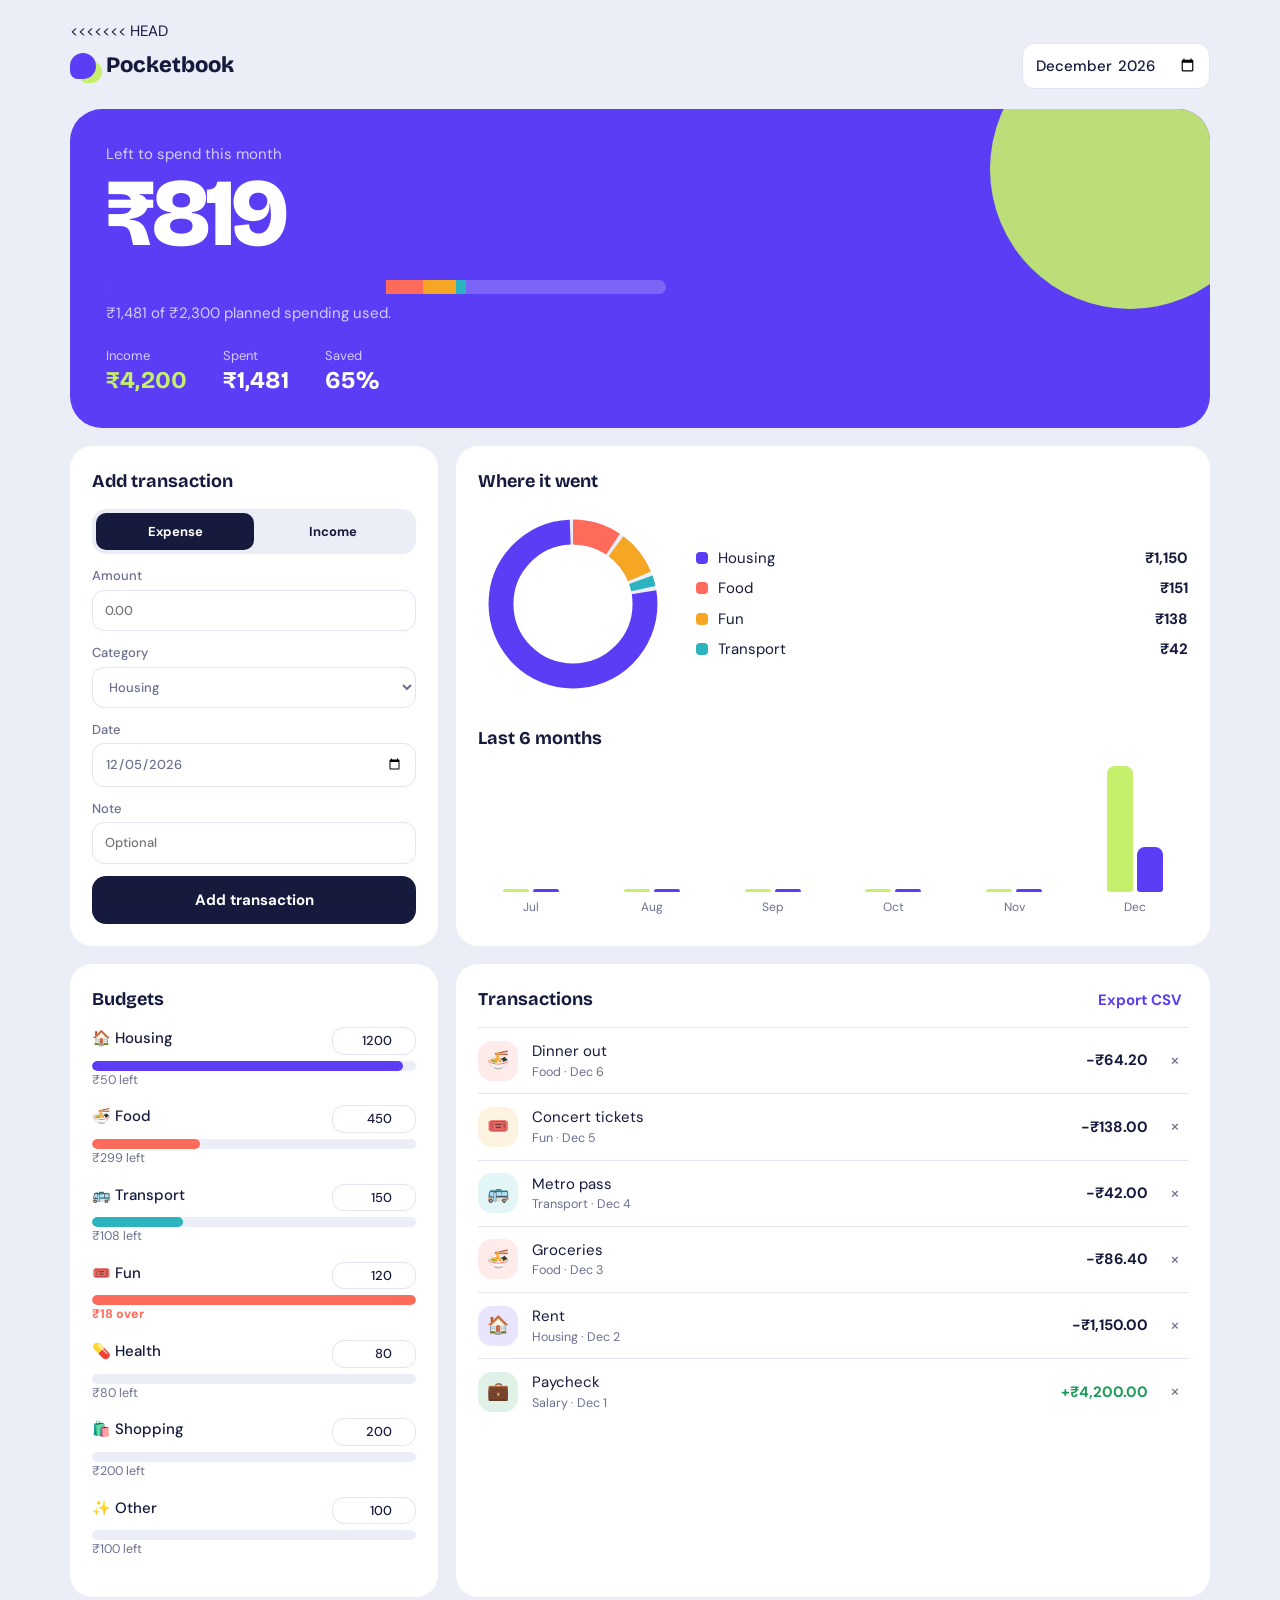
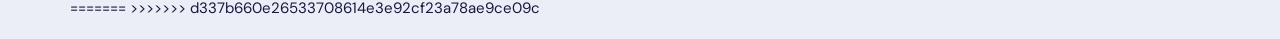
<file: Expense Tracker/index.html>
<<<<<<< HEAD
<!DOCTYPE html>
<html lang="en">
<head>
<meta charset="UTF-8">
<meta name="viewport" content="width=device-width, initial-scale=1">
<title>Pocketbook – Personal Finance</title>
<link rel="preconnect" href="https://fonts.googleapis.com">
<link href="https://fonts.googleapis.com/css2?family=Bricolage+Grotesque:wght@500;700;800&family=DM+Sans:wght@400;500;700&display=swap" rel="stylesheet">
<link rel="stylesheet" href="styles.css">
</head>
<body>
<header class="top">
  <div class="brand"><span class="logo"></span>Pocketbook</div>
  <input type="month" id="month" aria-label="Select month">
</header>

<main class="grid">
  <section class="hero" aria-live="polite">
    <p class="muted">Left to spend this month</p>
    <h1 id="left">₹0</h1>
    <div class="meter" id="meter"></div>
    <p class="muted" id="heroNote"></p>
    <div class="stats">
      <div><span>Income</span><b id="sIn" class="pos">₹0</b></div>
      <div><span>Spent</span><b id="sOut">₹0</b></div>
      <div><span>Saved</span><b id="sRate">0%</b></div>
    </div>
  </section>

  <section class="card add">
    <h2>Add transaction</h2>
    <form id="form" autocomplete="off">
      <div class="seg" role="radiogroup" aria-label="Type">
        <label><input type="radio" name="type" value="expense" checked><span>Expense</span></label>
        <label><input type="radio" name="type" value="income"><span>Income</span></label>
      </div>
      <label>Amount<input name="amount" type="number" min="0.01" step="0.01" placeholder="0.00" required></label>
      <label>Category<select name="category" id="cat"></select></label>
      <label>Date<input name="date" type="date" required></label>
      <label>Note<input name="note" maxlength="40" placeholder="Optional"></label>
      <button class="btn" type="submit">Add transaction</button>
    </form>
  </section>

  <section class="card charts">
    <h2>Where it went</h2>
    <div class="donutwrap">
      <svg viewBox="0 0 42 42" class="donut" id="donut" role="img" aria-label="Spending by category"></svg>
      <ul class="legend" id="legend"></ul>
    </div>
    <h2>Last 6 months</h2>
    <div class="bars" id="bars"></div>
  </section>

  <section class="card budgets">
    <h2>Budgets</h2>
    <div id="budgetList"></div>
  </section>

  <section class="card txs">
    <div class="row"><h2>Transactions</h2><button class="link" id="csv">Export CSV</button></div>
    <ul id="txList"></ul>
  </section>
</main>
<script src="app.js"></script>
</body>
</html>
=======

>>>>>>> d337b660e26533708614e3e92cf23a78ae9ce09c
</file>
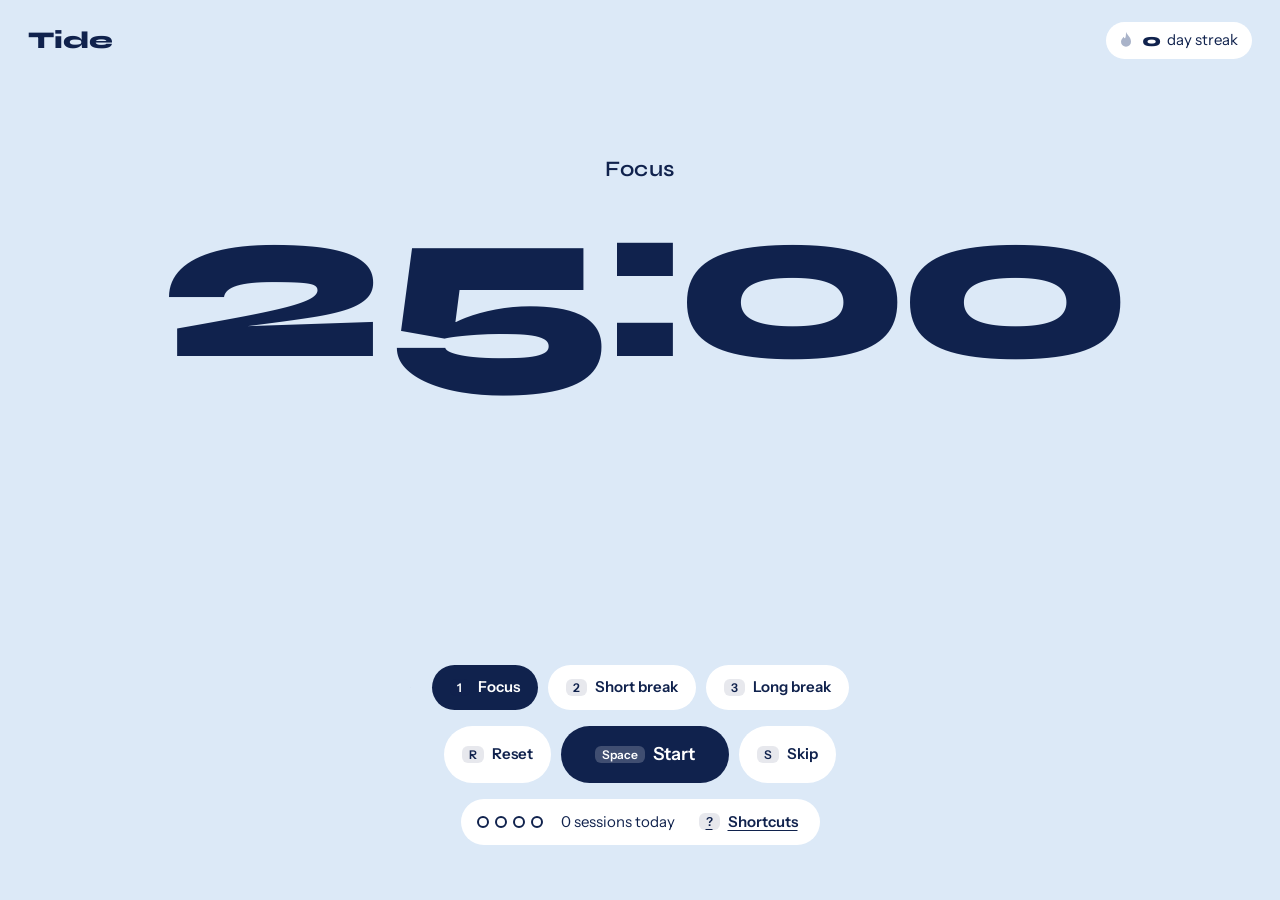
<file: Study Timer/index.html>
<!DOCTYPE html>
<html lang="en">
<head>
<meta charset="UTF-8">
<meta name="viewport" content="width=device-width, initial-scale=1">
<title>Tide – Focus Timer</title>
<link rel="preconnect" href="https://fonts.googleapis.com">
<link href="https://fonts.googleapis.com/css2?family=Syne:wght@600;800&family=Instrument+Sans:wght@400;500;600&display=swap" rel="stylesheet">
<link rel="stylesheet" href="styles.css">
</head>
<body data-mode="focus">

<div class="readout" aria-hidden="true"><span class="label">Focus</span><span class="time">25:00</span></div>
<div class="tide" aria-hidden="true">
  <div class="readout light"><span class="label">Focus</span><span class="time">25:00</span></div>
</div>

<header class="bar">
  <div class="brand">Tide</div>
  <div class="streak" title="Consecutive days with at least one focus session">
    <svg viewBox="0 0 24 24" width="20" height="20" aria-hidden="true"><path d="M12 2c1 4 6 6 6 12a6 6 0 0 1-12 0c0-3 2-4 3-6 1 2 2 2 2 2 1-3 1-5 1-8z" fill="currentColor"/></svg>
    <b id="streak">0</b><span id="streakWord">day streak</span>
  </div>
</header>

<main class="dock">
  <p class="sr" id="live" role="status" aria-live="polite"></p>
  <nav class="modes" aria-label="Timer mode">
    <button data-mode="focus" aria-pressed="true"><kbd>1</kbd> Focus</button>
    <button data-mode="short" aria-pressed="false"><kbd>2</kbd> Short break</button>
    <button data-mode="long" aria-pressed="false"><kbd>3</kbd> Long break</button>
  </nav>
  <div class="controls">
    <button id="reset" class="ghost" aria-label="Reset"><kbd>R</kbd> Reset</button>
    <button id="toggle" class="primary"><kbd>Space</kbd> <span>Start</span></button>
    <button id="skip" class="ghost" aria-label="Skip"><kbd>S</kbd> Skip</button>
  </div>
  <div class="meta">
    <div class="pips" id="pips" aria-label="Cycle progress"></div>
    <span id="today">0 sessions today</span>
    <button id="helpBtn" class="link"><kbd>?</kbd> Shortcuts</button>
  </div>
</main>

<dialog id="help">
  <h2>Keyboard shortcuts</h2>
  <dl>
    <dt><kbd>Space</kbd></dt><dd>Start or pause</dd>
    <dt><kbd>R</kbd></dt><dd>Reset current timer</dd>
    <dt><kbd>S</kbd></dt><dd>Skip to the next phase</dd>
    <dt><kbd>1</kbd> <kbd>2</kbd> <kbd>3</kbd></dt><dd>Focus, short break, long break</dd>
    <dt><kbd>↑</kbd> <kbd>↓</kbd></dt><dd>Add or remove a minute (when paused)</dd>
    <dt><kbd>A</kbd></dt><dd>Auto-start next phase: <b id="autoState">off</b></dd>
    <dt><kbd>M</kbd></dt><dd>Sound: <b id="soundState">on</b></dd>
    <dt><kbd>?</kbd></dt><dd>Show or hide this panel</dd>
  </dl>
  <button class="primary" id="closeHelp"><kbd>Esc</kbd> Close</button>
</dialog>
<script src="app.js"></script>
</body>
</html>
</file>
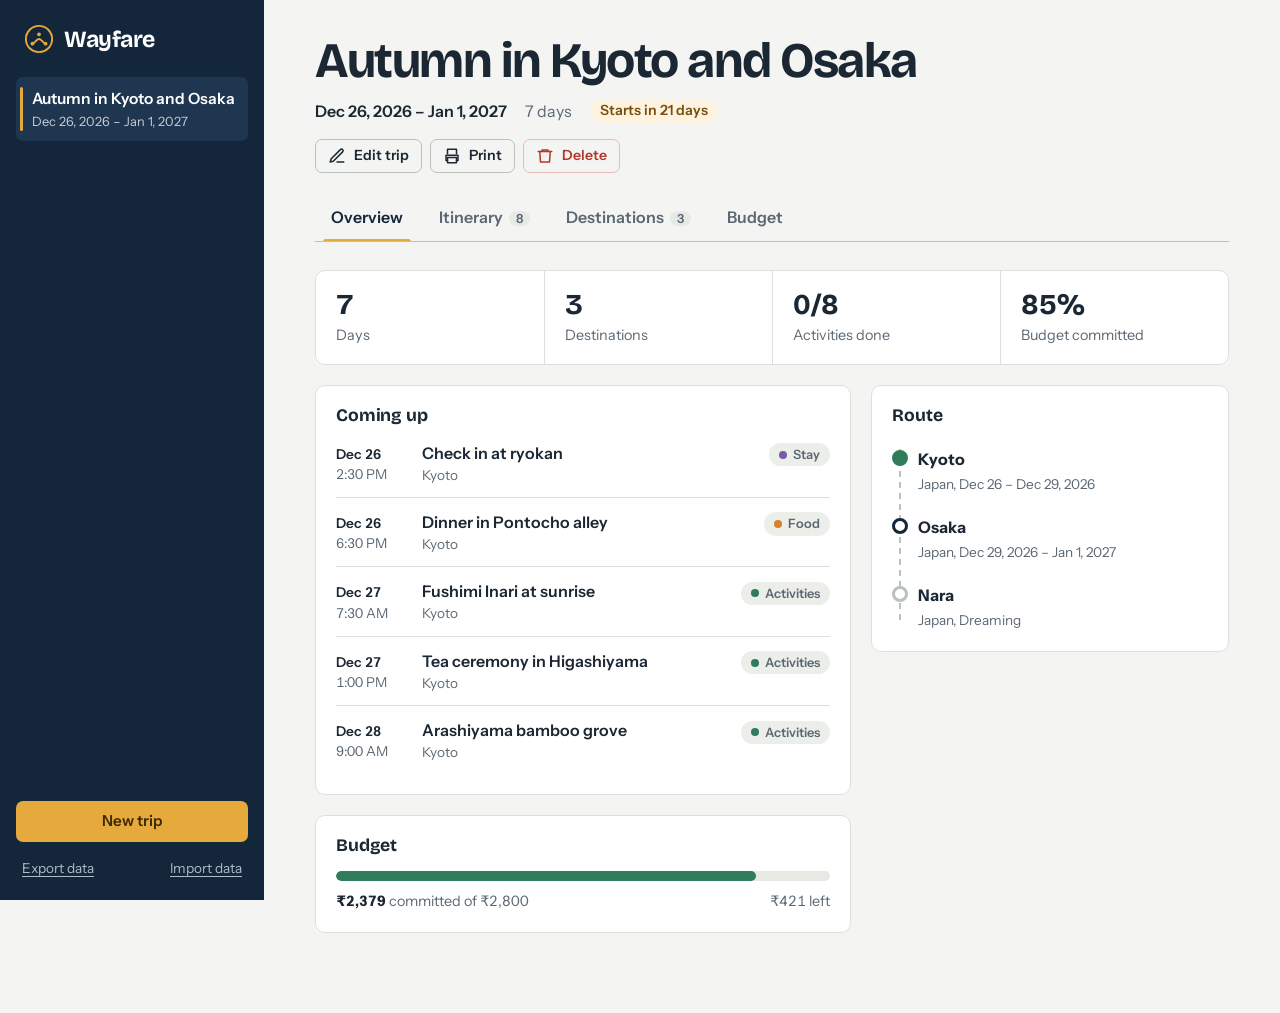
<file: Travel-Planner/index.html>
<!DOCTYPE html>
<html lang="en">
<head>
  <meta charset="UTF-8">
  <meta name="viewport" content="width=device-width, initial-scale=1">
  <title>Wayfare – Trip planner</title>
  <meta name="description" content="Plan trips in one place: destinations, a day-by-day itinerary, and a budget that stays honest.">
  <link rel="preconnect" href="https://fonts.googleapis.com">
  <link rel="preconnect" href="https://fonts.gstatic.com" crossorigin>
  <link href="https://fonts.googleapis.com/css2?family=Bricolage+Grotesque:opsz,wght@12..96,500;12..96,700&family=Instrument+Sans:wght@400;500;600&display=swap" rel="stylesheet">
  <link rel="stylesheet" href="styles.css">
</head>
<body>
  <a class="skip-link" href="#main">Skip to content</a>

  <div class="app">
    <aside class="sidebar" aria-label="Your trips">
      <div class="brand">
        <svg class="brand-mark" viewBox="0 0 32 32" aria-hidden="true">
          <circle cx="16" cy="16" r="14" fill="none" stroke="currentColor" stroke-width="2"/>
          <path d="M9 21c3-1 4-5 7-5s4 4 7 5" fill="none" stroke="currentColor" stroke-width="2" stroke-linecap="round"/>
          <circle cx="9" cy="21" r="2" fill="currentColor"/>
          <circle cx="23" cy="21" r="2" fill="currentColor"/>
          <circle cx="16" cy="11" r="2" fill="currentColor"/>
        </svg>
        <span class="brand-name">Wayfare</span>
      </div>

      <nav id="tripList" class="trip-list" aria-label="Trips"></nav>

      <div class="side-actions">
        <button type="button" class="btn btn-accent btn-block" data-action="new-trip">New trip</button>
        <div class="side-tools">
          <button type="button" class="link-btn" data-action="export">Export data</button>
          <button type="button" class="link-btn" data-action="import">Import data</button>
        </div>
      </div>
    </aside>

    <main id="main" class="main" tabindex="-1">
      <div id="view"></div>
    </main>
  </div>

  <dialog id="dialog" aria-labelledby="dialogTitle"></dialog>
  <div id="toasts" class="toasts" aria-live="polite" aria-atomic="false"></div>
  <input type="file" id="importFile" accept="application/json,.json" hidden>

  <script src="App.js"></script>
</body>
</html>
</file>
<file: Expense Tracker/styles.css>
:root{--bg:#eceef7;--ink:#161a3d;--muted:#6b7090;--card:#fff;--violet:#5b3df5;--coral:#ff6b5a;--lime:#c6f06b;--line:#e1e4f2;--r:22px}
*{box-sizing:border-box;margin:0}
body{font:400 15px/1.5 "DM Sans",system-ui,sans-serif;color:var(--ink);background:var(--bg);padding:20px;max-width:1180px;margin:auto}
h1,h2,.brand{font-family:"Bricolage Grotesque",system-ui,sans-serif}
h2{font-size:18px;font-weight:700;margin-bottom:14px}
.muted{color:var(--muted)}
.top{display:flex;justify-content:space-between;align-items:center;margin-bottom:20px}
.brand{font-weight:800;font-size:22px;display:flex;align-items:center;gap:10px}
.logo{width:26px;height:26px;border-radius:50% 50% 50% 8px;background:var(--violet);box-shadow:8px 6px 0 -2px var(--lime)}
input,select,button{font:inherit;color:inherit}
input,select{width:100%;padding:10px 12px;border:1.5px solid var(--line);border-radius:12px;background:#fff;margin-top:4px}
input:focus-visible,select:focus-visible,button:focus-visible,.seg input:focus-visible+span{outline:3px solid var(--violet);outline-offset:2px}
#month{width:auto;margin:0;font-weight:500}
.grid{display:grid;grid-template-columns:1fr 1fr 1fr;gap:18px}
.card{background:var(--card);border-radius:var(--r);padding:22px}
.hero{grid-column:1/-1;background:var(--violet);color:#fff;border-radius:32px;padding:34px 36px;position:relative;overflow:hidden}
.hero::after{content:"";position:absolute;right:-60px;top:-80px;width:280px;height:280px;border-radius:50%;background:var(--lime);opacity:.9}
.hero>*{position:relative;z-index:1}
.hero .muted{color:#d6ccff}
.hero h1{font-size:clamp(48px,9vw,96px);font-weight:800;letter-spacing:-.04em;line-height:1}
.hero h1.neg{color:#ffd0ca}
.meter{display:flex;height:14px;max-width:560px;border-radius:99px;overflow:hidden;background:rgba(255,255,255,.2);margin:18px 0 8px}
.meter i{display:block;height:100%;transition:width .6s cubic-bezier(.2,.8,.2,1)}
.stats{display:flex;gap:36px;margin-top:22px;flex-wrap:wrap}
.stats span{display:block;color:#d6ccff;font-size:13px}
.stats b{font:700 24px "Bricolage Grotesque",sans-serif}
.add form{display:grid;gap:12px}
.add label{font-size:13px;color:var(--muted);font-weight:500}
.seg{display:grid;grid-template-columns:1fr 1fr;background:var(--bg);border-radius:14px;padding:4px}
.seg label{margin:0}
.seg input{position:absolute;opacity:0}
.seg span{display:block;text-align:center;padding:9px;border-radius:10px;cursor:pointer;color:var(--ink);font-weight:700}
.seg input:checked+span{background:var(--ink);color:#fff}
.btn{background:var(--ink);color:#fff;border:0;border-radius:14px;padding:13px;font-weight:700;cursor:pointer;transition:transform .15s,background .15s}
.btn:hover{background:var(--violet)}.btn:active{transform:scale(.97)}
.charts{grid-column:span 2}
.donutwrap{display:flex;gap:28px;align-items:center;flex-wrap:wrap;margin-bottom:26px}
.donut{width:190px;height:190px;transform:rotate(-90deg)}
.donut circle{fill:none;stroke-width:5.5;transition:stroke-dasharray .6s}
.legend{list-style:none;padding:0;flex:1;min-width:200px;display:grid;gap:8px}
.legend li{display:flex;align-items:center;gap:10px}
.legend i{width:12px;height:12px;border-radius:4px}
.legend b{margin-left:auto}
.bars{display:flex;align-items:flex-end;gap:14px;height:150px}
.bar{flex:1;display:flex;flex-direction:column;align-items:center;gap:6px;height:100%;justify-content:flex-end;font-size:12px;color:var(--muted)}
.pair{display:flex;gap:4px;align-items:flex-end;height:100%;width:100%;justify-content:center}
.pair i{width:38%;max-width:26px;border-radius:8px 8px 3px 3px;min-height:3px;transition:height .6s}
.budgets{grid-column:span 1}
.b{margin-bottom:16px}
.b .h{display:flex;justify-content:space-between;font-weight:500;margin-bottom:6px}
.b .h input{width:84px;margin:0;padding:3px 8px;text-align:right;font-size:13px}
.track{height:10px;border-radius:9px;background:var(--bg);overflow:hidden}
.track i{display:block;height:100%;border-radius:9px;transition:width .6s}
.b small{color:var(--muted)}.b small.over{color:var(--coral);font-weight:700}
.txs{grid-column:span 2}
.row{display:flex;justify-content:space-between;align-items:baseline}
.link{background:none;border:0;color:var(--violet);font-weight:700;cursor:pointer}
#txList{list-style:none;padding:0}
#txList li{display:flex;align-items:center;gap:14px;padding:12px 0;border-top:1px solid var(--line)}
.dot{width:40px;height:40px;border-radius:14px;display:grid;place-items:center;font-size:18px;flex:none}
.tx-main{flex:1;min-width:0}.tx-main div{overflow:hidden;text-overflow:ellipsis;white-space:nowrap}
.tx-main small{color:var(--muted)}
.amt{font-weight:700}.pos{color:#1a9b57}.hero .pos{color:var(--lime)}
.del{background:none;border:0;color:var(--muted);cursor:pointer;font-size:18px;padding:4px 8px;border-radius:8px}
.del:hover{color:var(--coral)}
.empty{color:var(--muted);padding:18px 0;border:0!important}
@media(max-width:900px){.grid{grid-template-columns:1fr}.charts,.txs,.budgets{grid-column:auto}.hero{padding:26px}}
@media(prefers-reduced-motion:reduce){*{transition:none!important}}
</file>
<file: Study Timer/styles.css>
:root{--sky:#dce9f7;--deep:#15306b;--ink:#10224d;--accent:#15306b;--paper:#fff;--ease:cubic-bezier(.2,.8,.2,1)}
body[data-mode="short"]{--sky:#fde4d4;--deep:#e5703f;--ink:#5a2411;--accent:#e5703f}
body[data-mode="long"]{--sky:#e3f3e4;--deep:#2f8a5b;--ink:#10382a;--accent:#2f8a5b}
*{box-sizing:border-box;margin:0}
html,body{height:100%}
body{font:400 15px/1.5 "Instrument Sans",system-ui,sans-serif;color:var(--ink);background:var(--sky);overflow:hidden;transition:background .8s}
.sr{position:absolute;width:1px;height:1px;overflow:hidden;clip:rect(0 0 0 0)}
.readout{position:fixed;inset:0;display:grid;place-content:center;text-align:center;pointer-events:none;padding-bottom:40vh}
.readout .label{font:600 clamp(16px,2.4vw,22px) "Syne",sans-serif;letter-spacing:.02em;margin-bottom:.2em}
.readout .time{font:800 clamp(80px,18vw,220px)/.9 "Syne",sans-serif;letter-spacing:-.04em;font-variant-numeric:tabular-nums;}
.readout.light{color:var(--sky)}
.tide{position:fixed;inset:0;background:var(--deep);clip-path:inset(calc(100% - var(--p,0%)) 0 0 0);transition:clip-path .3s linear,background .8s;pointer-events:none}
.tide::before{content:"";position:absolute;left:-5%;right:-5%;top:-14px;height:28px;background:var(--deep);border-radius:50%;animation:swell 6s ease-in-out infinite alternate}
@keyframes swell{to{transform:translateX(3%) scaleY(1.3)}}
.bar{position:fixed;top:0;left:0;right:0;display:flex;justify-content:space-between;align-items:center;padding:22px 28px;z-index:2}
.brand{font:800 24px "Syne",sans-serif}
.streak{display:flex;align-items:center;gap:6px;background:var(--paper);padding:7px 14px 7px 10px;border-radius:99px;color:var(--ink)}
.streak svg{color:#f26a21}.streak b{font:800 18px "Syne",sans-serif}
.streak.cold svg{color:#a9b3c9}
.dock{position:fixed;left:0;right:0;bottom:0;display:grid;gap:16px;justify-items:center;padding:0 16px 55px;z-index:2}
.modes,.controls{display:flex;gap:10px;flex-wrap:wrap;justify-content:center}
button{font:inherit;cursor:pointer;border:0;color:var(--ink);background:var(--paper);padding:11px 18px;border-radius:99px;font-weight:600;display:inline-flex;align-items:center;gap:8px;transition:transform .15s var(--ease),box-shadow .15s}
button:hover{transform:translateY(-2px)}button:active{transform:scale(.96)}
button:focus-visible{outline:3px solid var(--ink);outline-offset:3px}
.modes button[aria-pressed="true"]{background:var(--ink);color:#fff}
.primary{background:var(--ink);color:#fff;padding:15px 34px;font-size:18px}
.primary kbd{background:rgba(255,255,255,.2);color:#fff}
.link{background:none;padding:4px 6px;text-decoration:underline;text-underline-offset:3px}
kbd{font:600 12px "Instrument Sans",sans-serif;padding:1px 7px;border-radius:6px;background:rgba(16,34,77,.1);min-width:20px;text-align:center}
.meta{display:flex;align-items:center;gap:18px;flex-wrap:wrap;justify-content:center;background:var(--paper);padding:8px 16px;border-radius:99px}
.pips{display:flex;gap:6px}.pips i{width:12px;height:12px;border-radius:50%;border:2px solid var(--ink);transition:background .3s}
.pips i.on{background:var(--ink)}
dialog{margin:auto;border:0;border-radius:24px;padding:28px;width:min(440px,92vw);background:var(--paper);color:var(--ink)}
dialog::backdrop{background:rgba(16,34,77,.5)}
dialog h2{font:800 24px "Syne",sans-serif;margin-bottom:14px}
dl{display:grid;grid-template-columns:auto 1fr;gap:10px 16px;margin-bottom:20px;align-items:center}
@media(max-width:560px){.bar{padding:16px}.primary{padding:13px 26px}}
@media(prefers-reduced-motion:reduce){*,.tide::before{transition:none!important;animation:none!important}}
</file>
<file: Travel-Planner/styles.css>
/* ==========================================================================
   Wayfare – styles
   Tokens → base → layout → components → views → dialogs → responsive/print
   ========================================================================== */

:root {
  /* Palette */
  --ink: #14263a;
  --ink-2: #1f3650;
  --ink-3: #2c4a6b;
  --paper: #f4f5f2;
  --surface: #ffffff;
  --line: #dde1dc;
  --line-strong: #b9c2bb;
  --text: #1b2733;
  --muted: #5b6874;
  --accent: #e5a93c;
  --accent-strong: #cf932a;
  --accent-ink: #3d2a00;
  --green: #2f7d5b;
  --danger: #b5372b;
  --danger-bg: #fbeceb;
  --warn-bg: #fdf3e0;

  /* Categories */
  --c-transport: #3b6fb6;
  --c-stay: #7a5ba6;
  --c-food: #d9822b;
  --c-activities: #2f7d5b;
  --c-shopping: #c2547a;
  --c-other: #75818c;

  /* Type */
  --font-head: "Bricolage Grotesque", "Segoe UI", system-ui, -apple-system, sans-serif;
  --font-body: "Instrument Sans", "Segoe UI", system-ui, -apple-system, sans-serif;

  --radius: 10px;
  --radius-sm: 7px;
  --sidebar-w: 264px;
}

*,
*::before,
*::after { box-sizing: border-box; }

html { -webkit-text-size-adjust: 100%; }

body {
  margin: 0;
  font-family: var(--font-body);
  font-size: 1rem;
  line-height: 1.5;
  color: var(--text);
  background: var(--paper);
  -webkit-font-smoothing: antialiased;
}

h1, h2, h3, h4 {
  font-family: var(--font-head);
  font-weight: 700;
  line-height: 1.15;
  margin: 0;
  letter-spacing: -0.01em;
}

p { margin: 0; }
button, input, select, textarea { font: inherit; color: inherit; }
button { cursor: pointer; }
ul, ol { margin: 0; padding: 0; list-style: none; }
.num { font-variant-numeric: tabular-nums; }

:focus-visible {
  outline: 2px solid var(--ink-3);
  outline-offset: 2px;
  border-radius: 4px;
}

.sr-only {
  position: absolute;
  width: 1px; height: 1px;
  margin: -1px; padding: 0;
  overflow: hidden;
  clip: rect(0 0 0 0);
  white-space: nowrap;
  border: 0;
}

.skip-link {
  position: absolute;
  left: 12px; top: -60px;
  z-index: 100;
  background: var(--ink);
  color: #fff;
  padding: 10px 14px;
  border-radius: var(--radius-sm);
  text-decoration: none;
  transition: top 0.15s;
}
.skip-link:focus { top: 12px; }

.icon { width: 18px; height: 18px; flex: none; }

/* ==========================================================================
   Layout
   ========================================================================== */

.app {
  display: grid;
  grid-template-columns: var(--sidebar-w) minmax(0, 1fr);
  min-height: 100vh;
}

.sidebar {
  position: sticky;
  top: 0;
  height: 100vh;
  display: flex;
  flex-direction: column;
  gap: 20px;
  padding: 22px 16px 18px;
  background: var(--ink);
  color: #e8edf2;
}

.brand {
  display: flex;
  align-items: center;
  gap: 10px;
  padding: 0 8px;
  color: var(--accent);
}
.brand-mark { width: 30px; height: 30px; }
.brand-name {
  font-family: var(--font-head);
  font-size: 1.45rem;
  font-weight: 700;
  color: #fff;
  letter-spacing: -0.02em;
}

.trip-list {
  flex: 1;
  display: flex;
  flex-direction: column;
  gap: 4px;
  overflow-y: auto;
  min-height: 0;
}

.trip-item {
  position: relative;
  display: flex;
  flex-direction: column;
  align-items: flex-start;
  gap: 2px;
  width: 100%;
  padding: 10px 12px 10px 16px;
  text-align: left;
  background: transparent;
  border: 0;
  border-radius: var(--radius-sm);
  color: #c9d3de;
}
.trip-item:hover { background: var(--ink-2); }
.trip-item.is-active { background: var(--ink-2); color: #fff; }
.trip-item.is-active::before {
  content: "";
  position: absolute;
  left: 4px; top: 10px; bottom: 10px;
  width: 3px;
  border-radius: 3px;
  background: var(--accent);
}
.trip-item:focus-visible { outline-color: var(--accent); }
.trip-name { font-weight: 600; font-size: 0.97rem; }
.trip-dates { font-size: 0.8rem; opacity: 0.75; }
.side-empty { padding: 8px 12px; font-size: 0.9rem; color: #9fb0c2; }

.side-actions { display: flex; flex-direction: column; gap: 12px; }
.side-tools { display: flex; justify-content: space-between; padding: 0 4px; }
.link-btn {
  background: none;
  border: 0;
  padding: 4px 2px;
  font-size: 0.85rem;
  color: #aebdcd;
  text-decoration: underline;
  text-underline-offset: 3px;
}
.link-btn:hover { color: #fff; }
.sidebar :focus-visible { outline-color: var(--accent); }

.main {
  min-width: 0;
  padding: 32px clamp(18px, 4vw, 52px) 80px;
  max-width: 1180px;
  width: 100%;
}
.main:focus { outline: none; }

/* ==========================================================================
   Buttons & form controls
   ========================================================================== */

.btn {
  display: inline-flex;
  align-items: center;
  justify-content: center;
  gap: 8px;
  min-height: 40px;
  padding: 8px 16px;
  font-weight: 600;
  font-size: 0.95rem;
  border: 1px solid transparent;
  border-radius: var(--radius-sm);
  background: var(--surface);
  color: var(--text);
  transition: background 0.15s, border-color 0.15s;
}
.btn-block { width: 100%; }
.btn-primary { background: var(--ink); color: #fff; }
.btn-primary:hover { background: var(--ink-2); }
.btn-accent { background: var(--accent); color: var(--accent-ink); }
.btn-accent:hover { background: var(--accent-strong); }
.btn-ghost { border-color: var(--line-strong); background: transparent; }
.btn-ghost:hover { background: var(--surface); border-color: var(--ink-3); }
.btn-danger { color: var(--danger); border-color: #e6bdb8; background: transparent; }
.btn-danger:hover { background: var(--danger-bg); }
.btn-sm { min-height: 34px; padding: 5px 12px; font-size: 0.88rem; }

.icon-btn {
  display: inline-grid;
  place-items: center;
  width: 34px; height: 34px;
  padding: 0;
  border: 0;
  border-radius: var(--radius-sm);
  background: transparent;
  color: var(--muted);
}
.icon-btn:hover { background: #e9ece8; color: var(--ink); }
.icon-btn[disabled] { opacity: 0.35; cursor: default; pointer-events: none; }

.field { display: flex; flex-direction: column; gap: 6px; min-width: 0; }
.field label { font-size: 0.88rem; font-weight: 600; }
.field .opt { font-weight: 400; color: var(--muted); }
.field .hint { font-size: 0.8rem; color: var(--muted); }

.field input,
.field select,
.field textarea {
  width: 100%;
  min-height: 42px;
  padding: 9px 12px;
  background: var(--surface);
  border: 1px solid var(--line-strong);
  border-radius: var(--radius-sm);
}
.field textarea { resize: vertical; min-height: 84px; }
.field input:hover,
.field select:hover,
.field textarea:hover { border-color: var(--ink-3); }
.field input:focus-visible,
.field select:focus-visible,
.field textarea:focus-visible { outline: 2px solid var(--ink-3); outline-offset: 0; }

/* ==========================================================================
   Trip header & navigation
   ========================================================================== */

.trip-head {
  display: flex;
  flex-wrap: wrap;
  align-items: flex-start;
  justify-content: space-between;
  gap: 16px 24px;
  margin-bottom: 22px;
}
.trip-head h1 {
  font-size: clamp(2rem, 4.4vw, 3.1rem);
  letter-spacing: -0.03em;
}
.trip-meta {
  display: flex;
  flex-wrap: wrap;
  gap: 4px 18px;
  margin-top: 10px;
  color: var(--muted);
}
.trip-meta strong { color: var(--text); font-weight: 600; }
.countdown {
  display: inline-block;
  padding: 1px 10px;
  border-radius: 99px;
  background: var(--warn-bg);
  color: #7a4f0b;
  font-weight: 600;
  font-size: 0.88rem;
}
.head-actions { display: flex; flex-wrap: wrap; gap: 8px; }

.tabs {
  display: flex;
  gap: 4px;
  margin-bottom: 28px;
  border-bottom: 1px solid var(--line-strong);
  overflow-x: auto;
}
.tab {
  position: relative;
  padding: 10px 16px 12px;
  background: none;
  border: 0;
  font-weight: 600;
  color: var(--muted);
  white-space: nowrap;
}
.tab:hover { color: var(--ink); }
.tab[aria-current="page"] { color: var(--ink); }
.tab[aria-current="page"]::after {
  content: "";
  position: absolute;
  left: 8px; right: 8px; bottom: -1px;
  height: 3px;
  border-radius: 3px 3px 0 0;
  background: var(--accent);
}
.tab .count {
  margin-left: 6px;
  padding: 0 7px;
  border-radius: 99px;
  background: #e6e9e4;
  font-size: 0.78rem;
  font-weight: 600;
  color: var(--muted);
}

.section-head {
  display: flex;
  flex-wrap: wrap;
  align-items: center;
  justify-content: space-between;
  gap: 12px;
  margin-bottom: 18px;
}
.section-head h2 { font-size: 1.4rem; }
.section-head p { color: var(--muted); font-size: 0.93rem; margin-top: 4px; }

.panel {
  background: var(--surface);
  border: 1px solid var(--line);
  border-radius: var(--radius);
  padding: 20px;
}
.panel h3 { font-size: 1.1rem; margin-bottom: 14px; }

.empty {
  display: flex;
  flex-direction: column;
  align-items: flex-start;
  gap: 12px;
  padding: 28px;
  border: 1.5px dashed var(--line-strong);
  border-radius: var(--radius);
  background: rgba(255, 255, 255, 0.55);
}
.empty h3 { font-size: 1.15rem; }
.empty p { color: var(--muted); max-width: 52ch; }
.empty-page { margin-top: 12vh; max-width: 560px; }

.chip {
  display: inline-flex;
  align-items: center;
  gap: 6px;
  padding: 2px 10px;
  border-radius: 99px;
  font-size: 0.8rem;
  font-weight: 600;
  background: #eceee9;
  color: var(--muted);
}
.chip::before {
  content: "";
  width: 8px; height: 8px;
  border-radius: 50%;
  background: var(--c, var(--c-other));
}
.chip.plain::before { display: none; }

[data-cat="Transport"] { --c: var(--c-transport); }
[data-cat="Stay"] { --c: var(--c-stay); }
[data-cat="Food"] { --c: var(--c-food); }
[data-cat="Activities"] { --c: var(--c-activities); }
[data-cat="Shopping"] { --c: var(--c-shopping); }
[data-cat="Other"] { --c: var(--c-other); }

/* ==========================================================================
   Overview
   ========================================================================== */

.facts {
  display: grid;
  grid-template-columns: repeat(4, minmax(0, 1fr));
  background: var(--surface);
  border: 1px solid var(--line);
  border-radius: var(--radius);
  margin-bottom: 20px;
}
.fact { padding: 18px 20px; }
.fact + .fact { border-left: 1px solid var(--line); }
.fact-value {
  font-family: var(--font-head);
  font-size: 1.8rem;
  font-weight: 700;
  line-height: 1.1;
  font-variant-numeric: tabular-nums;
}
.fact-label { color: var(--muted); font-size: 0.9rem; margin-top: 4px; }

.grid-2 {
  display: grid;
  grid-template-columns: minmax(0, 3fr) minmax(0, 2fr);
  gap: 20px;
  align-items: start;
}
.stack { display: flex; flex-direction: column; gap: 20px; }

.upcoming li {
  display: grid;
  grid-template-columns: 74px minmax(0, 1fr) auto;
  gap: 12px;
  align-items: baseline;
  padding: 12px 0;
  border-top: 1px solid var(--line);
}
.upcoming li:first-child { border-top: 0; padding-top: 0; }
.upcoming .when { font-size: 0.85rem; color: var(--muted); font-variant-numeric: tabular-nums; }
.upcoming .when b { display: block; color: var(--text); font-weight: 600; }
.upcoming .what { font-weight: 600; }
.upcoming .where { display: block; font-size: 0.85rem; color: var(--muted); font-weight: 400; }

.route { position: relative; padding-left: 26px; }
.route::before {
  content: "";
  position: absolute;
  left: 7px; top: 8px; bottom: 8px;
  width: 2px;
  background: repeating-linear-gradient(to bottom, var(--line-strong) 0 6px, transparent 6px 11px);
}
.route li { position: relative; padding: 6px 0 14px; }
.route li:last-child { padding-bottom: 0; }
.route li::before {
  content: "";
  position: absolute;
  left: -26px; top: 9px;
  width: 16px; height: 16px;
  border-radius: 50%;
  background: var(--surface);
  border: 3px solid var(--ink);
}
.route li[data-status="Dreaming"]::before { border-color: var(--line-strong); }
.route li[data-status="Booked"]::before { border-color: var(--green); background: var(--green); }
.route strong { display: block; }
.route span { font-size: 0.85rem; color: var(--muted); }

.meter {
  height: 10px;
  border-radius: 99px;
  background: #e6e9e4;
  overflow: hidden;
}
.meter > span {
  display: block;
  height: 100%;
  border-radius: 99px;
  background: var(--green);
}
.meter.is-warn > span { background: var(--accent); }
.meter.is-over > span { background: var(--danger); }
.meter-caption {
  display: flex;
  justify-content: space-between;
  gap: 12px;
  margin-top: 10px;
  font-size: 0.9rem;
  color: var(--muted);
}
.meter-caption strong { color: var(--text); }

/* ==========================================================================
   Itinerary
   ========================================================================== */

.days { display: flex; flex-direction: column; }

.day {
  display: grid;
  grid-template-columns: 124px minmax(0, 1fr);
  gap: 20px;
  padding: 22px 0;
  border-top: 1px solid var(--line-strong);
}
.day:first-child { border-top: 0; padding-top: 4px; }

.day-rail { position: sticky; top: 16px; align-self: start; }
.day-num {
  font-family: var(--font-head);
  font-size: 2.6rem;
  font-weight: 700;
  letter-spacing: -0.04em;
  line-height: 1;
}
.day-date { margin-top: 6px; font-size: 0.92rem; font-weight: 600; }
.day-cost { margin-top: 2px; font-size: 0.85rem; color: var(--muted); font-variant-numeric: tabular-nums; }
.day-body { min-width: 0; }

.stops {
  position: relative;
  min-height: 56px;
  padding: 0 0 0 24px;
  border-radius: var(--radius);
  transition: background 0.12s;
}
.stops::before {
  content: "";
  position: absolute;
  left: 7px; top: 16px; bottom: 16px;
  width: 2px;
  background: repeating-linear-gradient(to bottom, var(--line-strong) 0 6px, transparent 6px 11px);
}
.stops.is-over { background: #ebeee7; outline: 2px dashed var(--ink-3); outline-offset: 2px; }

.stop {
  position: relative;
  display: grid;
  grid-template-columns: auto minmax(0, 1fr) auto;
  gap: 12px;
  align-items: start;
  margin-bottom: 8px;
  padding: 12px 10px 12px 14px;
  background: var(--surface);
  border: 1px solid var(--line);
  border-radius: var(--radius);
  cursor: grab;
}
.stop:hover { border-color: var(--line-strong); }
.stop.is-dragging { opacity: 0.45; }
.stop.is-done .stop-title { text-decoration: line-through; color: var(--muted); }
.stop.is-done { background: #f8f9f7; }

.stop::before {
  content: "";
  position: absolute;
  left: -24px; top: 17px;
  width: 16px; height: 16px;
  border-radius: 50%;
  background: var(--c, var(--c-other));
  border: 3px solid var(--paper);
}

.check { display: grid; place-items: center; padding-top: 2px; }
.check input {
  appearance: none;
  -webkit-appearance: none;
  width: 22px; height: 22px;
  margin: 0;
  border: 2px solid var(--line-strong);
  border-radius: 6px;
  background: var(--surface);
  cursor: pointer;
  display: grid;
  place-items: center;
}
.check input:hover { border-color: var(--green); }
.check input:checked { background: var(--green); border-color: var(--green); }
.check input:checked::after {
  content: "";
  width: 5px; height: 10px;
  border: solid #fff;
  border-width: 0 2px 2px 0;
  transform: translateY(-1px) rotate(45deg);
}

.stop-time { font-size: 0.82rem; color: var(--muted); font-variant-numeric: tabular-nums; font-weight: 600; }
.stop-title { font-weight: 600; }
.stop-meta { display: flex; flex-wrap: wrap; gap: 6px 12px; margin-top: 6px; align-items: center; font-size: 0.85rem; color: var(--muted); }
.stop-notes { margin-top: 6px; font-size: 0.88rem; color: var(--muted); max-width: 70ch; }
.stop-side { display: flex; align-items: center; gap: 4px; }
.stop-cost { font-weight: 600; font-variant-numeric: tabular-nums; margin-right: 4px; }

.day-empty {
  padding: 14px 0;
  color: var(--muted);
  font-size: 0.92rem;
}
.add-row { margin-top: 4px; padding-left: 24px; }

.notice {
  margin-bottom: 18px;
  padding: 12px 16px;
  border-radius: var(--radius-sm);
  background: var(--warn-bg);
  color: #6b4608;
  font-size: 0.92rem;
}

/* ==========================================================================
   Destinations
   ========================================================================== */

.filters { display: flex; flex-wrap: wrap; gap: 8px; margin-bottom: 18px; }
.filter {
  padding: 6px 14px;
  border: 1px solid var(--line-strong);
  border-radius: 99px;
  background: transparent;
  font-size: 0.9rem;
  font-weight: 600;
  color: var(--muted);
}
.filter:hover { border-color: var(--ink-3); color: var(--ink); }
.filter[aria-pressed="true"] { background: var(--ink); border-color: var(--ink); color: #fff; }

.dest-grid {
  display: grid;
  grid-template-columns: repeat(auto-fill, minmax(290px, 1fr));
  gap: 16px;
}
.dest {
  position: relative;
  display: flex;
  flex-direction: column;
  gap: 8px;
  padding: 18px 18px 14px 22px;
  background: var(--surface);
  border: 1px solid var(--line);
  border-radius: var(--radius);
  overflow: hidden;
}
.dest::before {
  content: "";
  position: absolute;
  left: 0; top: 0; bottom: 0;
  width: 6px;
  background: var(--line-strong);
}
.dest[data-status="Planned"]::before { background: var(--accent); }
.dest[data-status="Booked"]::before { background: var(--green); }
.dest h3 { font-size: 1.25rem; }
.dest-country { color: var(--muted); font-size: 0.92rem; }
.dest-row { display: flex; justify-content: space-between; align-items: flex-start; gap: 10px; }
.dest-dates { font-size: 0.9rem; font-variant-numeric: tabular-nums; }
.dest-notes { font-size: 0.9rem; color: var(--muted); }
.dest-foot {
  display: flex;
  align-items: center;
  justify-content: space-between;
  margin-top: auto;
  padding-top: 10px;
  border-top: 1px solid var(--line);
  font-size: 0.85rem;
  color: var(--muted);
}
.dest-tools { display: flex; gap: 2px; margin-right: -6px; }

.status { background: #eceee9; color: var(--muted); }
.status[data-status="Planned"] { background: var(--warn-bg); color: #7a4f0b; }
.status[data-status="Booked"] { background: #e2f1ea; color: #1d6046; }

/* ==========================================================================
   Budget
   ========================================================================== */

.budget-tiles {
  display: grid;
  grid-template-columns: repeat(4, minmax(0, 1fr));
  gap: 16px;
  margin-bottom: 20px;
}
.tile {
  padding: 16px 18px;
  background: var(--surface);
  border: 1px solid var(--line);
  border-radius: var(--radius);
}
.tile-label { color: var(--muted); font-size: 0.88rem; }
.tile-value {
  margin-top: 4px;
  font-family: var(--font-head);
  font-size: 1.6rem;
  font-weight: 700;
  font-variant-numeric: tabular-nums;
  overflow-wrap: anywhere;
}
.tile-value.is-over { color: var(--danger); }
.tile-foot { margin-top: 2px; font-size: 0.82rem; color: var(--muted); }

.cat-list { display: flex; flex-direction: column; gap: 14px; }
.cat-row { display: grid; grid-template-columns: 110px minmax(0, 1fr) auto; gap: 12px; align-items: center; }
.cat-name { display: flex; align-items: center; gap: 8px; font-weight: 600; font-size: 0.93rem; }
.cat-name::before {
  content: "";
  width: 10px; height: 10px;
  border-radius: 3px;
  background: var(--c);
}
.cat-bar { height: 10px; border-radius: 99px; background: #e6e9e4; overflow: hidden; }
.cat-bar span { display: block; height: 100%; background: var(--c); border-radius: 99px; }
.cat-amt { font-variant-numeric: tabular-nums; font-size: 0.92rem; font-weight: 600; min-width: 80px; text-align: right; }

.table-wrap { overflow-x: auto; margin: 0 -4px; }
table { width: 100%; border-collapse: collapse; min-width: 560px; }
th {
  text-align: left;
  padding: 8px 10px;
  font-size: 0.85rem;
  font-weight: 600;
  color: var(--muted);
  border-bottom: 1px solid var(--line-strong);
}
td { padding: 11px 10px; border-bottom: 1px solid var(--line); vertical-align: middle; }
tr:last-child td { border-bottom: 0; }
th.r, td.r { text-align: right; }
td.amount { font-weight: 600; font-variant-numeric: tabular-nums; white-space: nowrap; }
.source { font-size: 0.82rem; color: var(--muted); }
.paid { color: #1d6046; font-weight: 600; font-size: 0.85rem; }
.unpaid { color: var(--muted); font-size: 0.85rem; }

/* ==========================================================================
   Dialog, toasts
   ========================================================================== */

dialog {
  width: min(580px, calc(100vw - 24px));
  max-height: calc(100vh - 24px);
  padding: 0;
  border: 0;
  border-radius: 14px;
  background: var(--surface);
  color: var(--text);
  box-shadow: 0 24px 60px rgba(10, 22, 36, 0.35);
  overflow: hidden;
}
dialog[open] { display: flex; flex-direction: column; }
dialog::backdrop { background: rgba(20, 38, 58, 0.55); }

.dialog-form { display: flex; flex-direction: column; min-height: 0; }
.dialog-head {
  display: flex;
  align-items: center;
  justify-content: space-between;
  gap: 12px;
  padding: 18px 22px 12px;
}
.dialog-head h2 { font-size: 1.35rem; }
.dialog-body {
  display: grid;
  grid-template-columns: repeat(2, minmax(0, 1fr));
  gap: 16px;
  padding: 8px 22px 20px;
  overflow-y: auto;
}
.dialog-body .full { grid-column: 1 / -1; }
.dialog-foot {
  display: flex;
  align-items: center;
  gap: 10px;
  padding: 14px 22px;
  background: #f7f8f6;
  border-top: 1px solid var(--line);
}
.dialog-foot .spacer { flex: 1; }
.form-error { color: var(--danger); font-size: 0.9rem; font-weight: 600; min-height: 0; }
.form-error:empty { display: none; }
.dialog-body .form-error { grid-column: 1 / -1; padding: 8px 12px; background: var(--danger-bg); border-radius: var(--radius-sm); }

.toasts {
  position: fixed;
  left: 50%;
  bottom: 22px;
  z-index: 200;
  display: flex;
  flex-direction: column;
  align-items: center;
  gap: 8px;
  transform: translateX(-50%);
  width: max-content;
  max-width: calc(100vw - 24px);
  pointer-events: none;
}
.toast {
  display: flex;
  align-items: center;
  gap: 14px;
  padding: 11px 14px 11px 18px;
  border-radius: var(--radius);
  background: var(--ink);
  color: #fff;
  font-size: 0.93rem;
  box-shadow: 0 10px 30px rgba(10, 22, 36, 0.3);
  pointer-events: auto;
  animation: toast-in 0.2s ease-out;
}
.toast button {
  padding: 4px 10px;
  border: 0;
  border-radius: 6px;
  background: rgba(255, 255, 255, 0.14);
  color: var(--accent);
  font-weight: 600;
}
.toast button:hover { background: rgba(255, 255, 255, 0.24); }
.toast button:focus-visible { outline-color: var(--accent); }
@keyframes toast-in {
  from { opacity: 0; transform: translateY(8px); }
  to { opacity: 1; transform: none; }
}

/* ==========================================================================
   Responsive
   ========================================================================== */

@media (max-width: 1000px) {
  .facts, .budget-tiles { grid-template-columns: repeat(2, minmax(0, 1fr)); }
  .fact:nth-child(3) { border-left: 0; }
  .fact:nth-child(n + 3) { border-top: 1px solid var(--line); }
  .grid-2 { grid-template-columns: minmax(0, 1fr); }
}

@media (max-width: 820px) {
  .app { grid-template-columns: minmax(0, 1fr); }
  .sidebar {
    position: static;
    height: auto;
    flex-direction: row;
    align-items: center;
    flex-wrap: wrap;
    gap: 12px;
    padding: 14px 16px;
  }
  .trip-list { order: 3; flex-direction: row; flex-basis: 100%; overflow-x: auto; overflow-y: hidden; padding-bottom: 4px; }
  .trip-item { width: auto; min-width: 150px; flex: none; }
  .side-actions { flex-direction: row; align-items: center; margin-left: auto; }
  .side-tools { display: none; }
  .btn-block { width: auto; }
  .main { padding-top: 24px; }
  .day { grid-template-columns: minmax(0, 1fr); gap: 12px; }
  .day-rail { position: static; display: flex; align-items: baseline; flex-wrap: wrap; gap: 4px 12px; }
  .day-date, .day-cost { margin-top: 0; }
  .day-num { font-size: 1.9rem; }
}

@media (max-width: 560px) {
  .facts, .budget-tiles { grid-template-columns: minmax(0, 1fr); }
  .fact + .fact { border-left: 0; border-top: 1px solid var(--line); }
  .dialog-body { grid-template-columns: minmax(0, 1fr); }
  .cat-row { grid-template-columns: 90px minmax(0, 1fr) auto; }
  .stop { grid-template-columns: auto minmax(0, 1fr); }
  .stop-side { grid-column: 2; justify-content: space-between; }
  .upcoming li { grid-template-columns: 62px minmax(0, 1fr); }
  .upcoming li > :last-child { grid-column: 2; }
}

@media (prefers-reduced-motion: reduce) {
  *, *::before, *::after { animation: none !important; transition: none !important; }
}

@media print {
  body { background: #fff; }
  .app { display: block; }
  .sidebar, .head-actions, .tabs, .toasts, .icon-btn, .btn, .add-row, .filters, .stop-side button { display: none !important; }
  .main { padding: 0; max-width: none; }
  .panel, .stop, .dest, .tile, .facts { break-inside: avoid; }
  .day-rail { position: static; }
  .stop { cursor: auto; }
}
</file>
